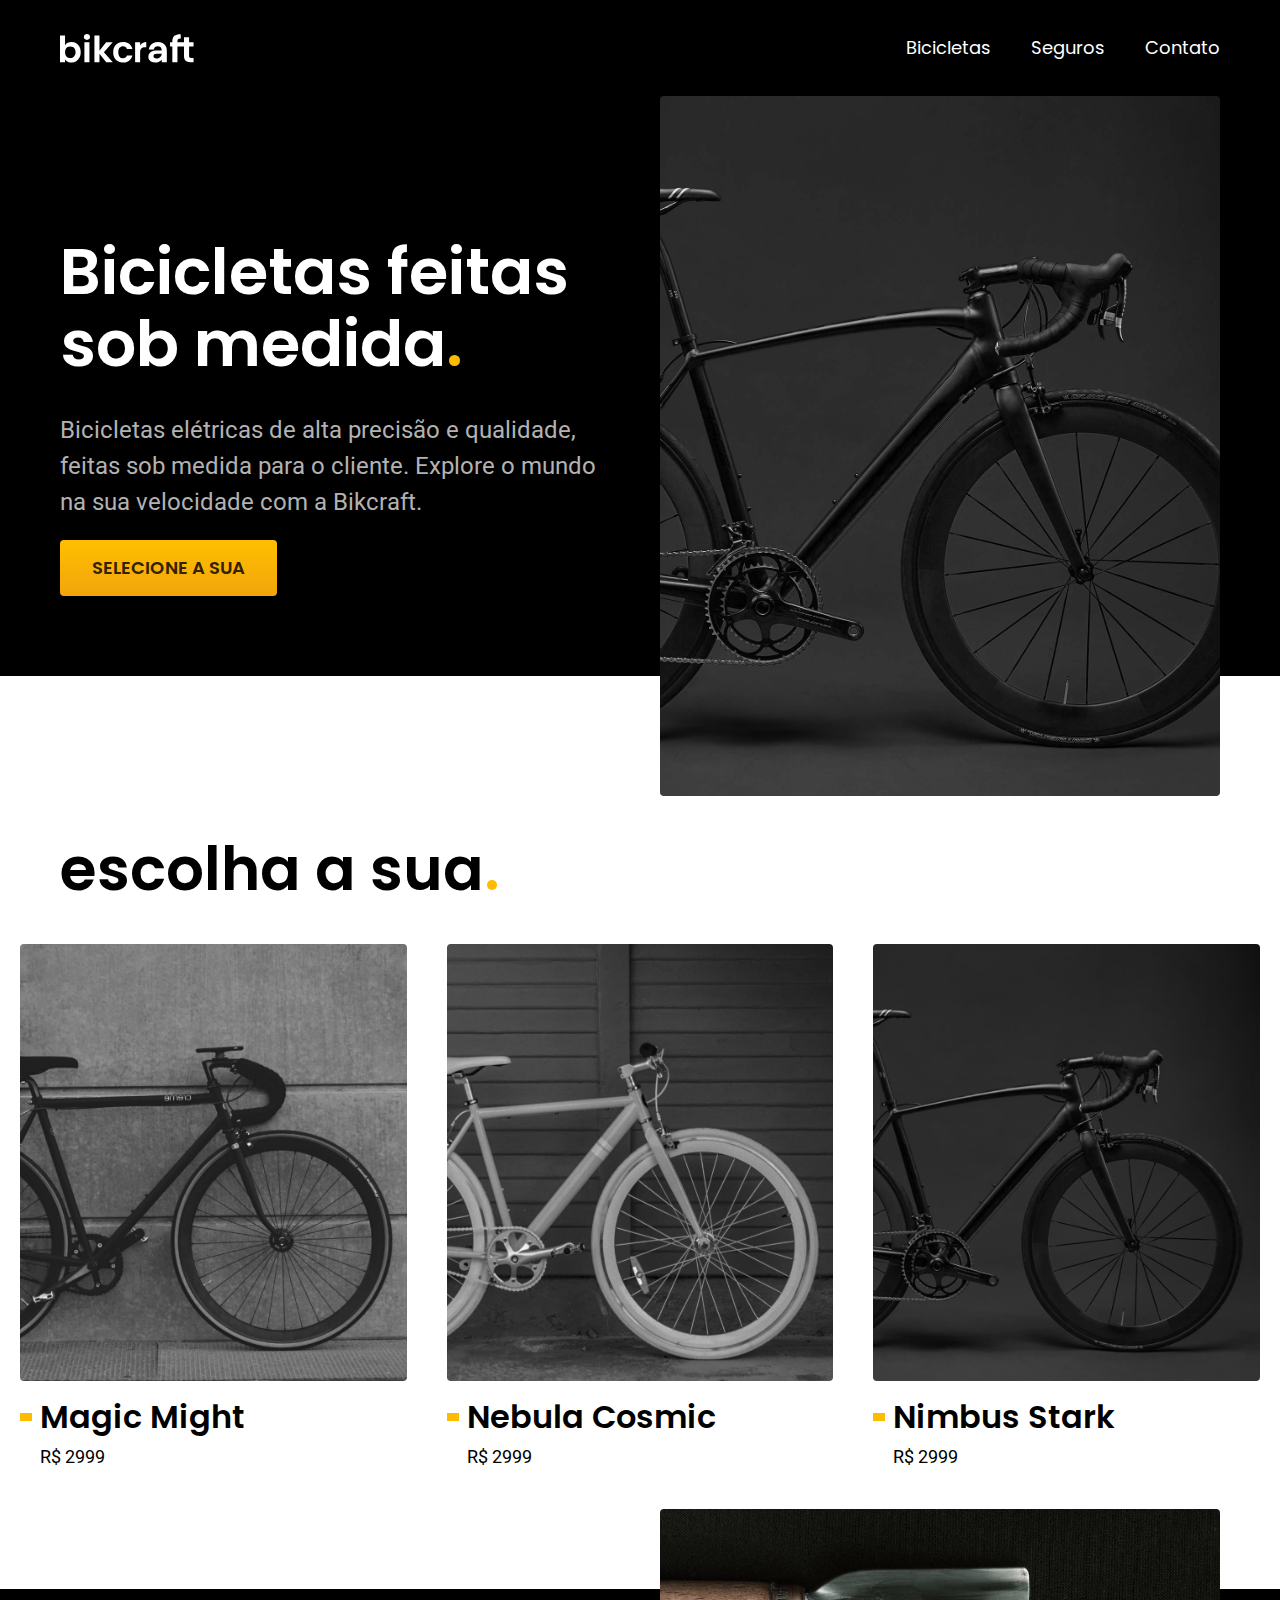
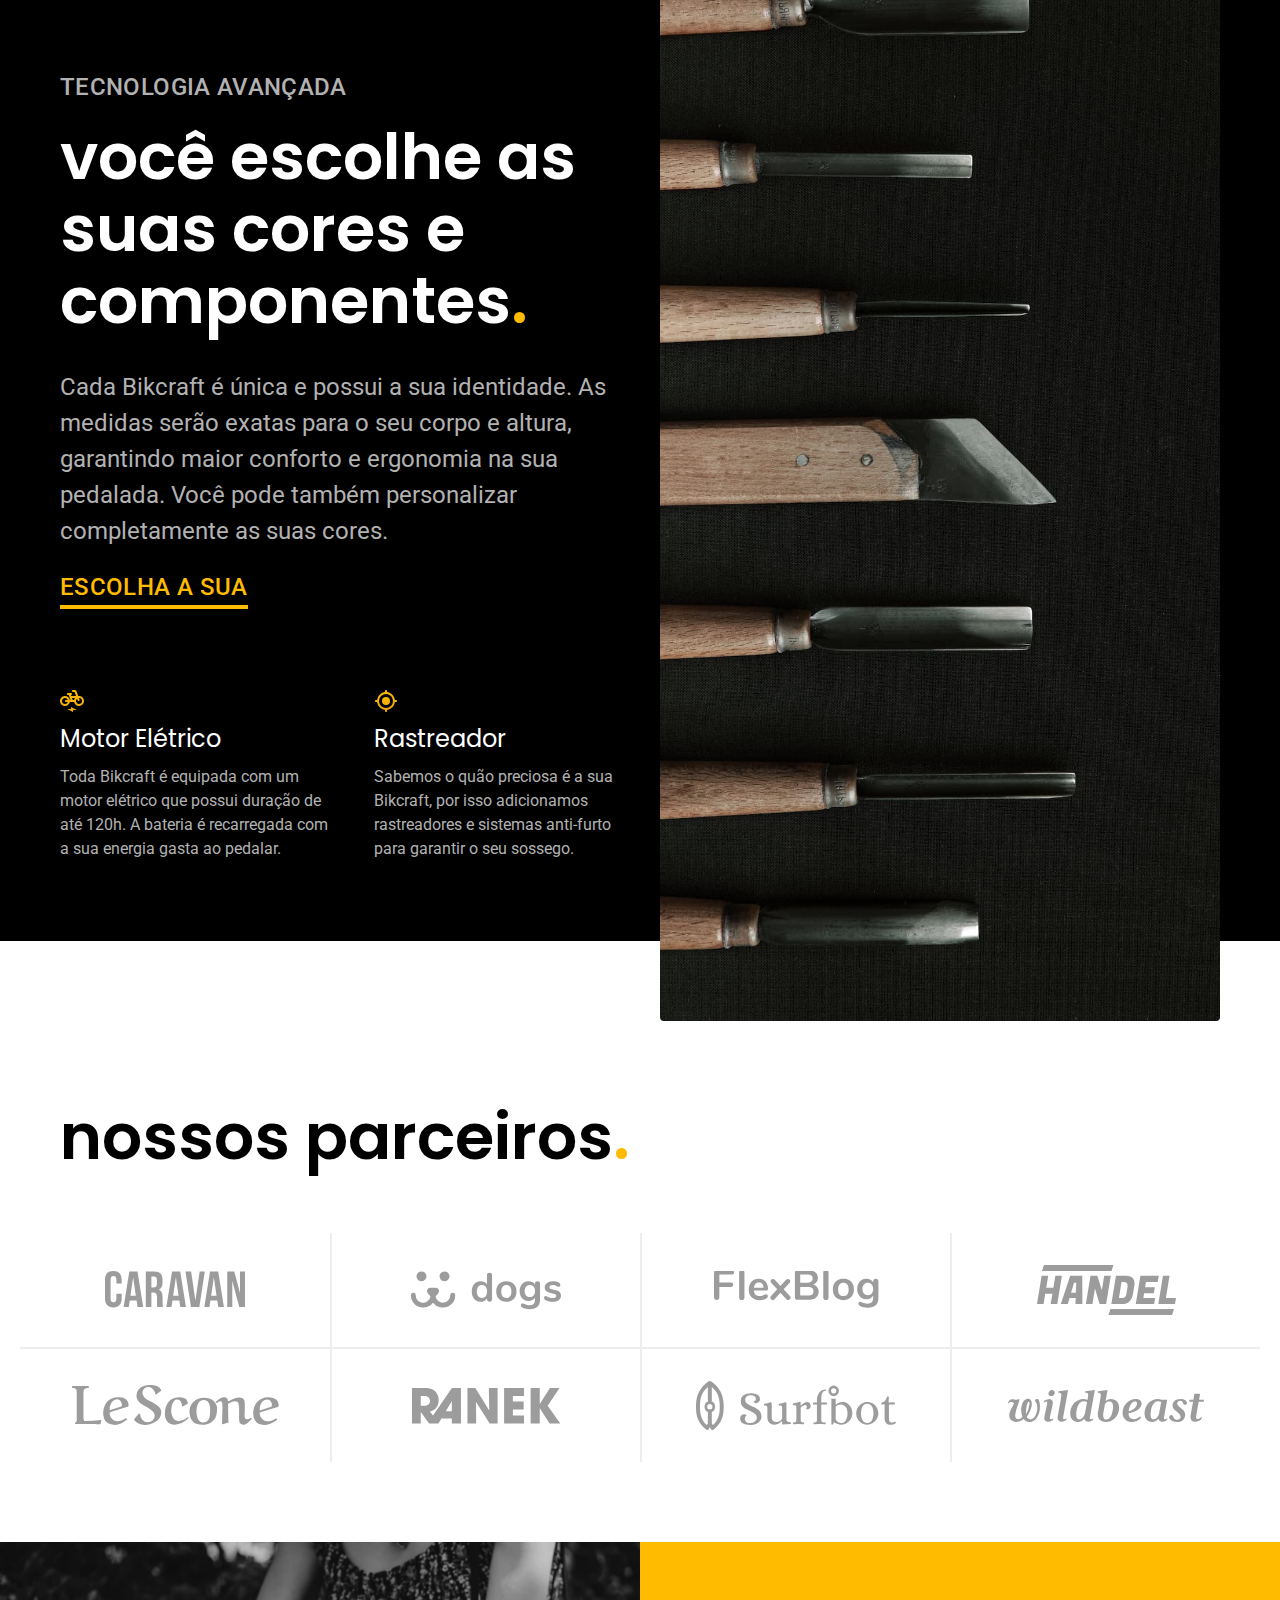
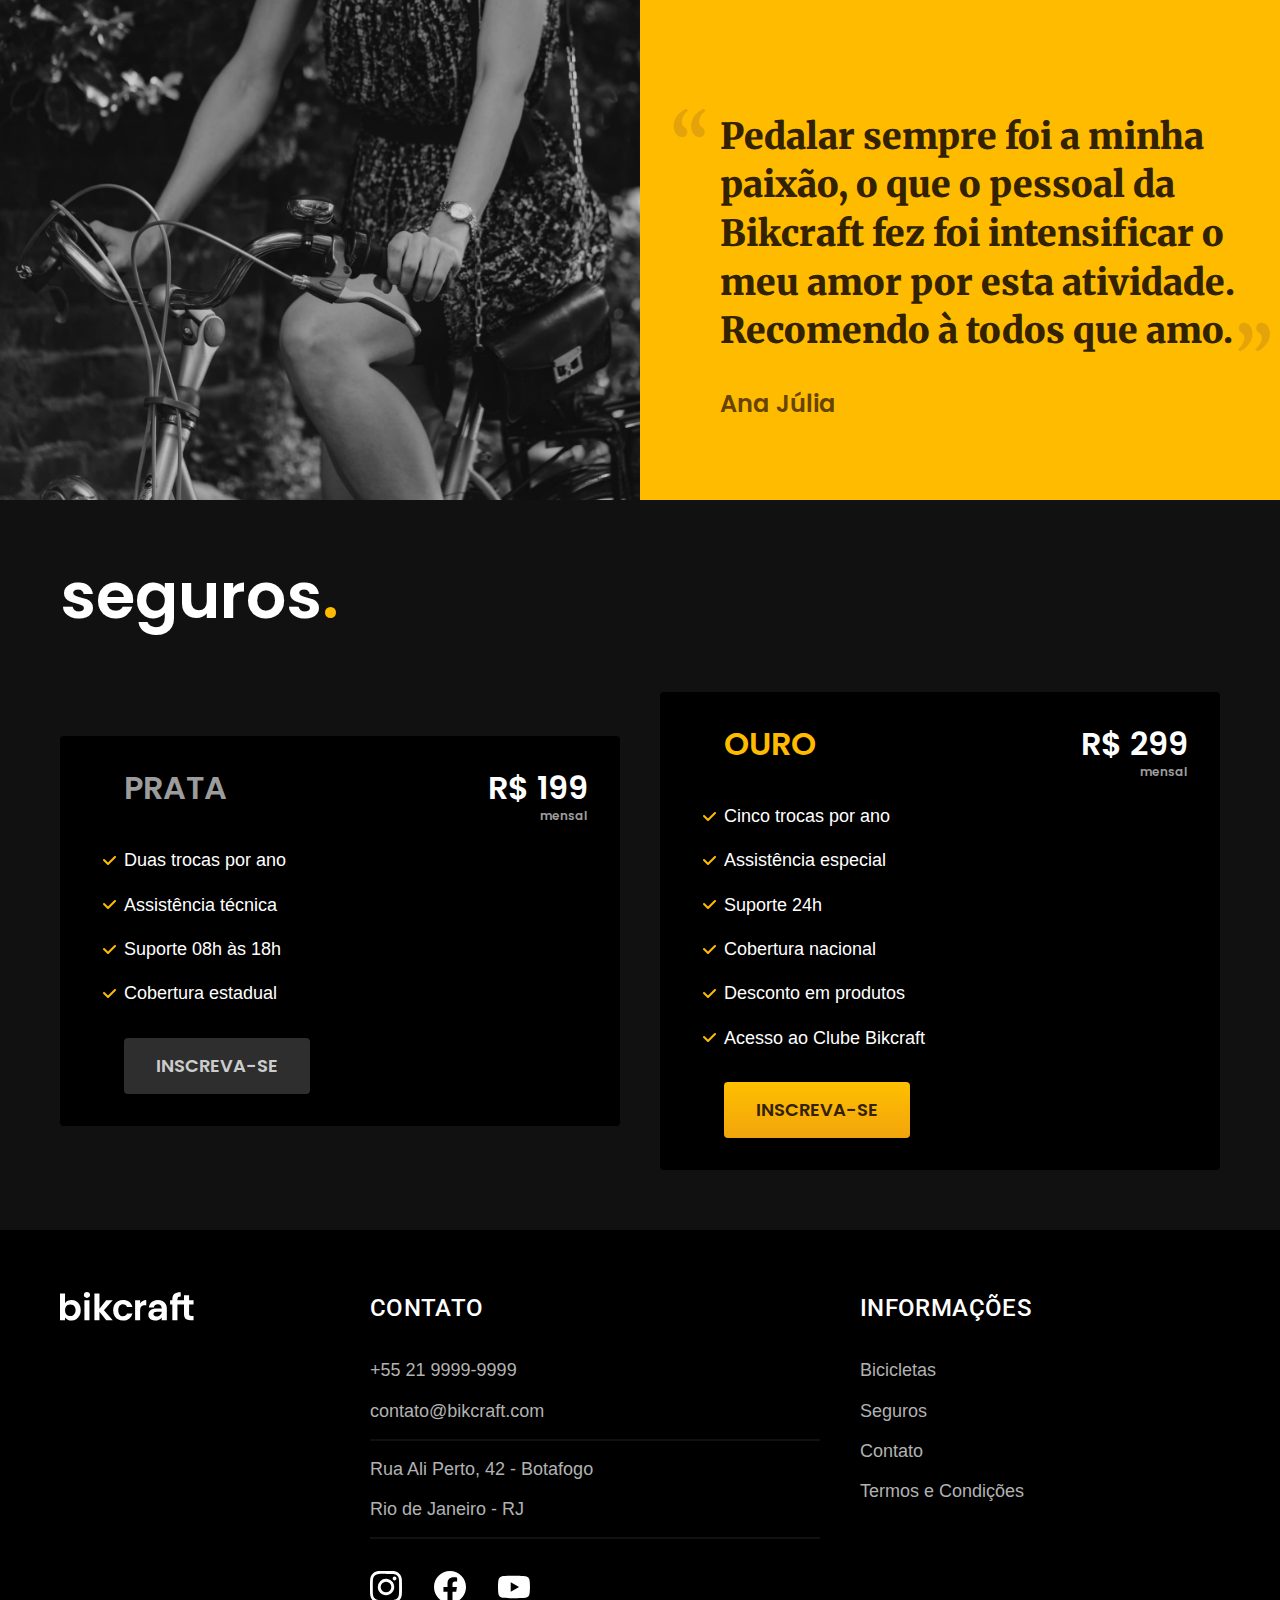
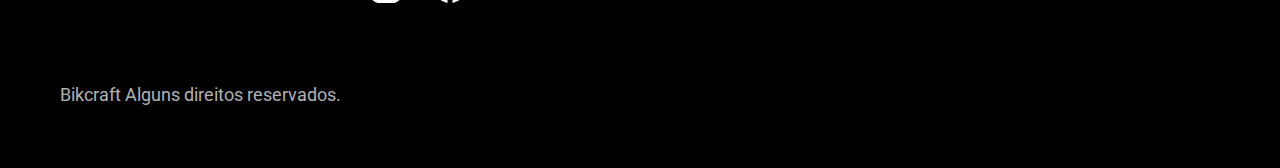
<file: index.html>
<!DOCTYPE html>
<html lang="pt-br">

<head>
  <meta charset="UTF-8">
  <meta http-equiv="X-UA-Compatible" Pcontent="IE=edge">
  <meta name="viewport" contenPt="width=device-width, initial-scale=1.0">
  <title>Bikcraft - Bicicletas Elétricas</title>
  <meta name="description" content="Bicicletas elétricas de alta precisão e qualidade,  feitas sob medida para o cliente. Explore o mundo na sua velocidade com a Bikcraft.">
  <link rel="stylesheet" href="./css/style.css">
  <link rel="preconnect" href="https://fonts.googleapis.com">
  <link rel="preconnect" href="https://fonts.gstatic.com" crossorigin>
  <link href="https://fonts.googleapis.com/css2?family=Merriweather:ital,wght@1,900&family=Poppins:wght@400;600&family=Roboto:wght@400;500&display=swap" rel="stylesheet">
</head>

<body>
  <header class="header">
    <div class="header-container container">
      <a href="./"><img src="./img/bikcraft.svg" alt="Bikcraft"></a>

      <nav aria-label="Primaria">
        <ul class="header-menu">
          <li><a href="#" class="font-1-m cor-base-0">Bicicletas</a></li>
          <li><a href="#" class="font-1-m cor-base-0">Seguros</a></li>
          <li><a href="#" class="font-1-m cor-base-0">Contato</a></li>
        </ul>
      </nav>
    </div>
  </header>

  <main>
    <article>
      <section aria-label="Introdução" class="intro">
        <div class="intro-container container">
          <div class="intro-escrita">
            <h1 class="font-1-xxl">Bicicletas feitas
              sob medida<span class="ponto">.<span></h1>
            <p class="font-2-l cor-base-5">Bicicletas elétricas de alta precisão e qualidade, feitas sob medida para o cliente. Explore o mundo na sua velocidade com a Bikcraft.</p>
            <a href="#" class="botao">Selecione a sua</a>
          </div>

          <div class="intro-imagem">
            <img src="./img/fotos/introducao.jpg" alt="Foto de Bicicleta">
          </div>
      </section>

      <section aria-label="Bicicletas" class="lista-bikes">
        <h2 class="lista-bikes-title container font-1-xxl">escolha a sua<span class="ponto">.</span></h2>

        <ul class="lista-bikes-items container">
          <li>
            <a class="cor-base-12" href="#">
              <img src="./img/bicicletas/magic-home.jpg" alt="">
              <h3 class="font-1-xl">Magic Might</h3>
              <span class="font-2-m">R$ 2999</span>
            </a>
          </li>

          <li>
            <a class="cor-base-12" href="#">
              <img src="./img/bicicletas/nebula-home.jpg" alt="">
              <h3 class="font-1-xl">Nebula Cosmic</h3>
              <span class="font-2-m">R$ 2999</span>
            </a>
          </li>

          <li>
            <a class="cor-base-12" href="#">
              <img src="./img/bicicletas/nimbus-home.jpg" alt="">
              <h3 class="font-1-xl">Nimbus Stark</h3>
              <span class="font-2-m">R$ 2999</spanp>
            </a>
          </li>
        </ul>
      </section>

      <section aria-label="Tecnologia" class="tecnologia">
        <div class="tecnologia-container container">
          <div class="tecnologia-escrita">
            <span class="font-2-l-2 cor-base-5">Tecnologia Avançada</span>
            <h2 class="font-1-xxl cor-base-0">você escolhe as suas cores e componentes<span class="ponto">.</span></h2>
            <p class="font-2-l cor-base-5">Cada Bikcraft é única e possui a sua identidade. As medidas serão exatas para o seu corpo e altura, garantindo maior conforto e ergonomia na sua pedalada. Você pode também personalizar completamente as suas cores.</p>
            <a class="font-2-l-2 cor-enfase-0" href="#">Escolha a sua</a>
            <ul class="tecnologia-lista">
              <li>
                <img src="./img/icones/eletrica.svg" alt="">
                <h3 class="font-1-l cor-base-0">Motor Elétrico</h3>
                <p class="font-2-s cor-base-5">Toda Bikcraft é equipada com um motor elétrico que possui duração de até 120h. A bateria é recarregada com a sua energia gasta ao pedalar.</p>
              </li>
              <li>
                <img src="./img/icones/rastreador.svg" alt="">
                <h3 class="font-1-l cor-base-0">Rastreador</h3>
                <p class="font-2-s cor-base-5">Sabemos o quão preciosa é a sua Bikcraft, por isso adicionamos rastreadores e sistemas anti-furto para garantir o seu sossego.</p>
              </li>
            </ul>
          </div>

          <div class="tecnologia-imagem">
            <img src="./img/fotos/tecnologia.jpg" alt="Componentes">
          </div>
        </div>
      </section>

      <section aria-label="Parceiros" class="parceiros">
        <h2 class="container font-1-xxl">nossos parceiros<span class="ponto">.</span></h2>

        <ul class="parceiros-lista container">
          <li><img src="./img/parceiros/caravan.svg" alt="Caravan"></li>
          <li><img src="./img/parceiros/dogs.svg" alt="Dogs"></li>
          <li><img src="./img/parceiros/flexblog.svg" alt="Flexblog"></li>
          <li><img src="./img/parceiros/handel.svg" alt="Handel"></li>
          <li><img src="./img/parceiros/lescone.svg" alt="Lescone"></li>
          <li><img src="./img/parceiros/ranek.svg" alt="Ranek"></li>
          <li><img src="./img/parceiros/surfbot.svg" alt=""></li>
          <li><img src="./img/parceiros/wildbeast.svg" alt="Wildbeast"></li>
        </ul>
      </section>

      <section aria-label="Depoimento" class="depoimento">
        <div><img src="./img/fotos/depoimento.jpg" alt="Depoimento"></div>

        <div class="depoimento-escrita">
          <blockquote>
            <p class="cor-enfase-4">Pedalar sempre foi a minha paixão, o que o pessoal da Bikcraft fez foi intensificar o meu amor por esta atividade. Recomendo à todos que amo.</p>
          </blockquote>
          <span class="font-1-m-2 cor-enfase-3">Ana Júlia</span>
        </div>
      </section>

      <section aria-label="Seguros" class="seguros">
        <div class="seguros-container container">
          <h2 class="font-1-xxl cor-base-0">seguros<span class="ponto">.</span></h2>

          <div class="seguros-item">
            <h3 class="font-1-xl cor-base-6">PRATA</h3>
            <span class="font-1-xl cor-base-0">R$ 199<span class="font-1-xs cor-base-6">mensal</span> </span>

            <ul class="font-2-m cor-base-0">
              <li>Duas trocas por ano</li>
              <li>Assistência técnica</li>
              <li>Suporte 08h às 18h</li>
              <li>Cobertura estadual</li>
            </ul>

            <a class="botao secundario" href="#">Inscreva-se</a>
          </div>

          <div class="seguros-item">
            <h3 class="font-1-xl cor-enfase-0">OURO</h3>
            <span class="font-1-xl cor-base-0">R$ 299<span class="font-1-xs cor-base-6">mensal</span> </span>

            <ul class="font-2-m cor-base-0">
              <li>Cinco trocas por ano</li>
              <li>Assistência especial</li>
              <li>Suporte 24h</li>
              <li>Cobertura nacional</li>
              <li>Desconto em produtos</li>
              <li>Acesso ao Clube Bikcraft</li>
            </ul>

            <a class="botao" href="#">Inscreva-se</a>
          </div>
        </div>
      </section>
    </article>
  </main>

  <footer class="footer">
    <div class="footer-container container">
      <img src="./img/bikcraft.svg" alt="Bikcraft">

      <div class="footer-contato">
        <h3 class="font-2-l-2 cor-base-0">CONTATO</h3>
        <ul class="font-2-m cor-base-5"">
          <li><a href=" tel:552199999999">+55 21 9999-9999</a></li>
          <li><a href="mailto:contato@bikcraft.com">contato@bikcraft.com</a></li>
          <li>Rua Ali Perto, 42 - Botafogo</li>
          <li>Rio de Janeiro - RJ</li>
        </ul>

        <div class="footer-redes">
          <a href=""><img src="./img/redes/instagram.svg" alt="Instagram"></a>
          <a href=""><img src="./img/redes/facebook.svg" alt="Facebook"></a>
          <a href=""><img src="./img/redes/youtube.svg" alt="Youtube"></a>
        </div>
      </div>

      <div class="footer-info">
        <h3 class="font-2-l-2 cor-base-0">INFORMAÇÕES</h3>
        <nav aria-label="Secundaria">
          <ul class="footer-menu font-1-m">
            <li><a href="#">Bicicletas</a></li>
            <li><a href="#">Seguros</a></li>
            <li><a href="#">Contato</a></li>
            <li><a href="./termos.html">Termos e Condições</a></li>
          </ul>
        </nav>
      </div>

      <p class="font-2-m cor-base-5">Bikcraft Alguns direitos reservados.</p>

    </div>
  </footer>
</body>

</html>
</file>
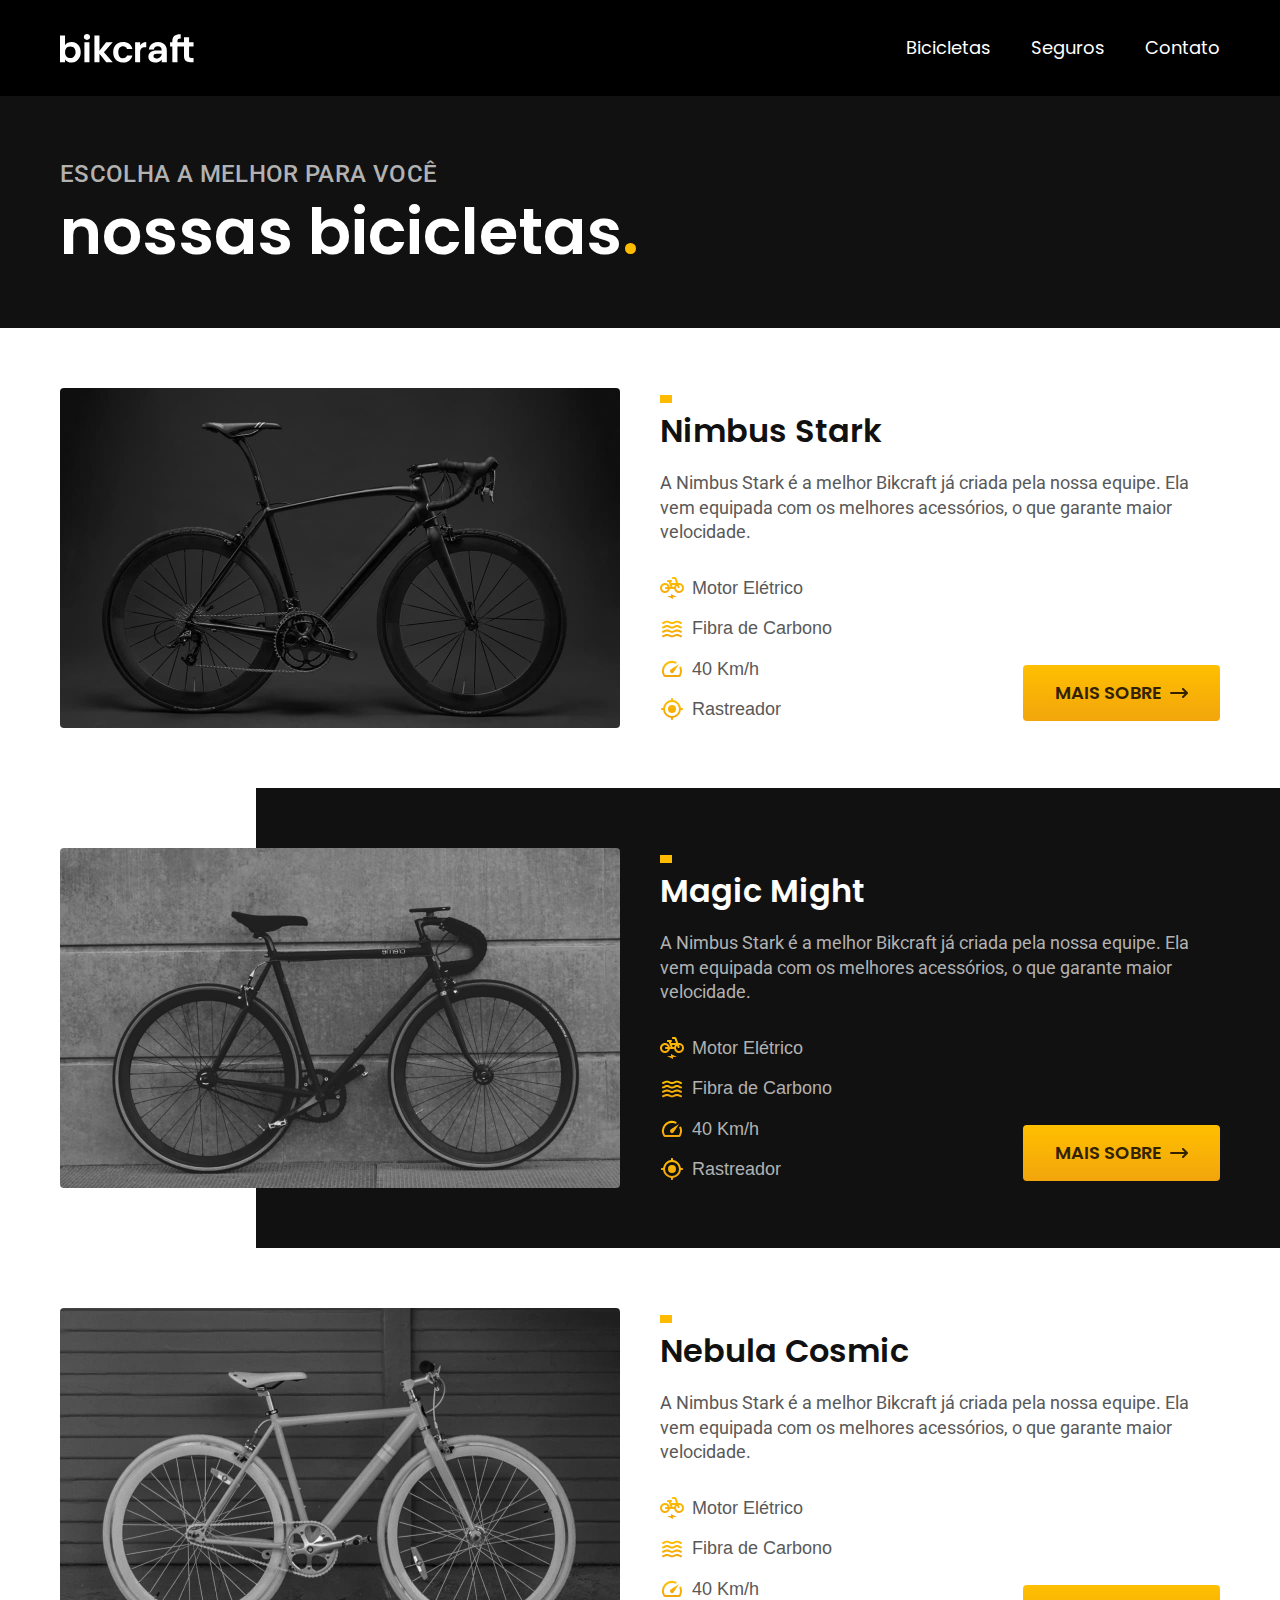
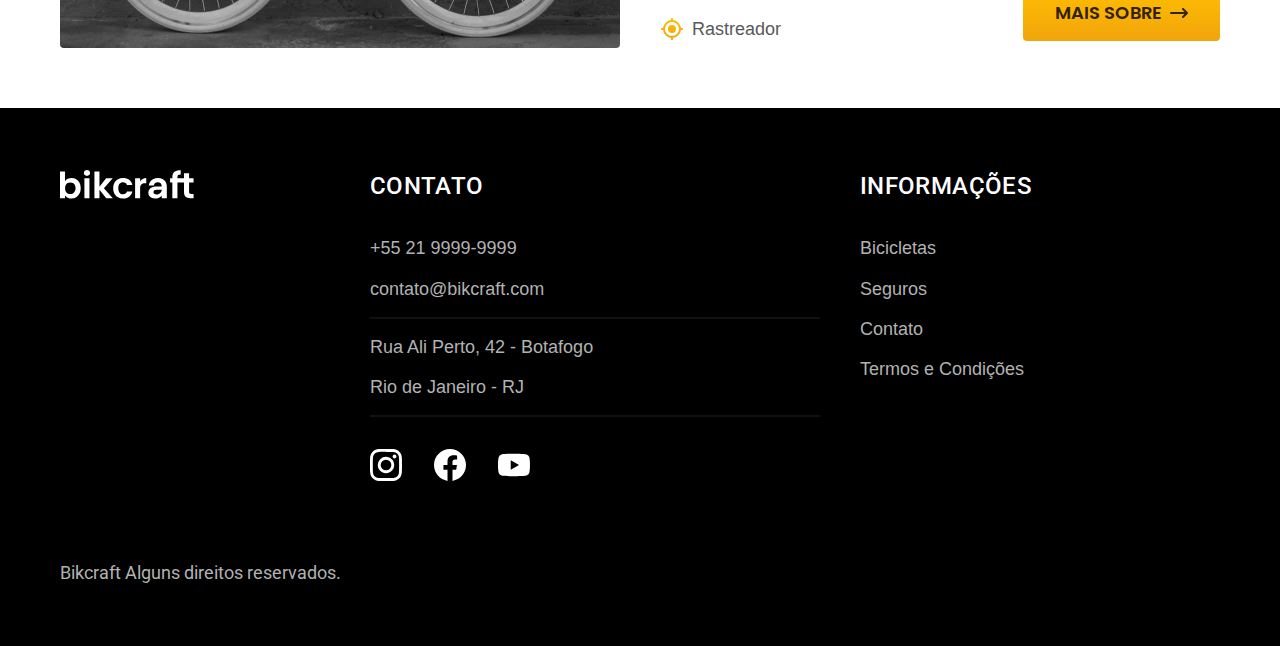
<file: bicicletas.html>
<!DOCTYPE html>
<html lang="pt-br">

<head>
    <meta charset="UTF-8">
    <meta http-equiv="X-UA-Compatible" content="IE=edge">
    <meta name="viewport" content="width=device-width, initial-scale=1.0">
    <title>Bicicletas | Bikcraft</title>
    <meta name="description" content="Todas as bicicletas dispníveis para venda.">
    <link rel="stylesheet" href="./css/style.css">
    <link rel="preconnect" href="https://fonts.googleapis.com">
    <link rel="preconnect" href="https://fonts.gstatic.com" crossorigin>
    <link href="https://fonts.googleapis.com/css2?family=Merriweather:ital,wght@1,900&family=Poppins:wght@400;600&family=Roboto:wght@400;500&display=swap" rel="stylesheet">
</head>

<body>
    <header class="header">
        <div class="header-container container">
            <a href="./"><img src="./img/bikcraft.svg" alt="Bikcraft"></a>

            <nav aria-label="Primaria">
                <ul class="header-menu">
                    <li><a href="#" class="font-1-m cor-base-0">Bicicletas</a></li>
                    <li><a href="#" class="font-1-m cor-base-0">Seguros</a></li>
                    <li><a href="#" class="font-1-m cor-base-0">Contato</a></li>
                </ul>
            </nav>
        </div>
    </header>

    <main>
        <article>
            <section aria-label="Bicicletas">
                <div class="title">
                    <div class="title-container container">
                        <p class="font-2-l-2 cor-base-5">Escolha a melhor para você</p>
                        <h1 class="font-1-xxl cor-base-0">nossas bicicletas<span class="ponto">.</span></h1>
                    </div>
                </div>

                <div class="bicicletas">
                    <div class="produto">
                        <div class="produto-content container">
                            <div class="image"><img src="./img/bicicletas/nimbus.jpg" alt=""></div>

                            <div class="text">
                                <h2 class="font-1-xl cor-base-11">Nimbus Stark</h2>
                                <p class=" font-2-m cor-base-8">A Nimbus Stark é a melhor Bikcraft já criada pela nossa equipe. Ela vem equipada com os melhores acessórios, o que garante maior velocidade.</p>

                                <ul class="font-1-m cor-base-8">
                                    <li><img src="./img/icones/eletrica.svg" alt="">
                                        Motor Elétrico</li>
                                    <li><img src="./img/icones/carbono.svg" alt="">
                                        Fibra de Carbono</li>
                                    <li><img src="./img/icones/velocidade.svg" alt="">
                                        40 Km/h</li>
                                    <li><img src="./img/icones/rastreador.svg" alt="">
                                        Rastreador</li>
                                </ul>
                                <a class="botao seta" href="#">Mais Sobre</a>
                            </div>
                        </div>
                    </div>

                    <div class="produto">
                        <div class="produto-content container">
                            <div class="image"><img src="./img/bicicletas/magic.jpg" alt=""></div>

                            <div class="text">
                                <h2 class="font-1-xl cor-base-11">Magic Might</h2>
                                <p class=" font-2-m cor-base-8">A Nimbus Stark é a melhor Bikcraft já criada pela nossa equipe. Ela vem equipada com os melhores acessórios, o que garante maior velocidade.</p>

                                <ul class="font-1-m cor-base-8">
                                    <li><img src="./img/icones/eletrica.svg" alt="">
                                        Motor Elétrico</li>
                                    <li><img src="./img/icones/carbono.svg" alt="">
                                        Fibra de Carbono</li>
                                    <li><img src="./img/icones/velocidade.svg" alt="">
                                        40 Km/h</li>
                                    <li><img src="./img/icones/rastreador.svg" alt="">
                                        Rastreador</li>
                                </ul>
                                <a class="botao seta" href="#">Mais Sobre</a>
                            </div>
                        </div>
                    </div>

                    <div class="produto">
                        <div class="produto-content container">
                            <div class="image"><img src="./img/bicicletas/nebula.jpg" alt=""></div>

                            <div class="text">
                                <h2 class="font-1-xl cor-base-11">Nebula Cosmic</h2>
                                <p class=" font-2-m cor-base-8">A Nimbus Stark é a melhor Bikcraft já criada pela nossa equipe. Ela vem equipada com os melhores acessórios, o que garante maior velocidade.</p>

                                <ul class="font-1-m cor-base-8">
                                    <li><img src="./img/icones/eletrica.svg" alt="">
                                        Motor Elétrico</li>
                                    <li><img src="./img/icones/carbono.svg" alt="">
                                        Fibra de Carbono</li>
                                    <li><img src="./img/icones/velocidade.svg" alt="">
                                        40 Km/h</li>
                                    <li><img src="./img/icones/rastreador.svg" alt="">
                                        Rastreador</li>
                                </ul>
                                <a class="botao seta" href="#">Mais Sobre</a>
                            </div>
                        </div>
                    </div>
                </div>
            </section>
        </article>
    </main>


    <footer class="footer">
        <div class="footer-container container">
            <img src="./img/bikcraft.svg" alt="Bikcraft">

            <div class="footer-contato">
                <h3 class="font-2-l-2 cor-base-0">CONTATO</h3>
                <ul class="font-2-m cor-base-5"">
              <li><a href=" tel:552199999999">+55 21 9999-9999</a></li>
                    <li><a href="mailto:contato@bikcraft.com">contato@bikcraft.com</a></li>
                    <li>Rua Ali Perto, 42 - Botafogo</li>
                    <li>Rio de Janeiro - RJ</li>
                </ul>

                <div class="footer-redes">
                    <a href=""><img src="./img/redes/instagram.svg" alt="Instagram"></a>
                    <a href=""><img src="./img/redes/facebook.svg" alt="Facebook"></a>
                    <a href=""><img src="./img/redes/youtube.svg" alt="Youtube"></a>
                </div>
            </div>

            <div class="footer-info">
                <h3 class="font-2-l-2 cor-base-0">INFORMAÇÕES</h3>
                <nav aria-label="Secundaria">
                    <ul class="footer-menu font-1-m">
                        <li><a href="#">Bicicletas</a></li>
                        <li><a href="#">Seguros</a></li>
                        <li><a href="#">Contato</a></li>
                        <li><a href="./termos.html">Termos e Condições</a></li>
                    </ul>
                </nav>
            </div>

            <p class="font-2-m cor-base-5">Bikcraft Alguns direitos reservados.</p>

        </div>
    </footer>
</body>

</html>
</file>
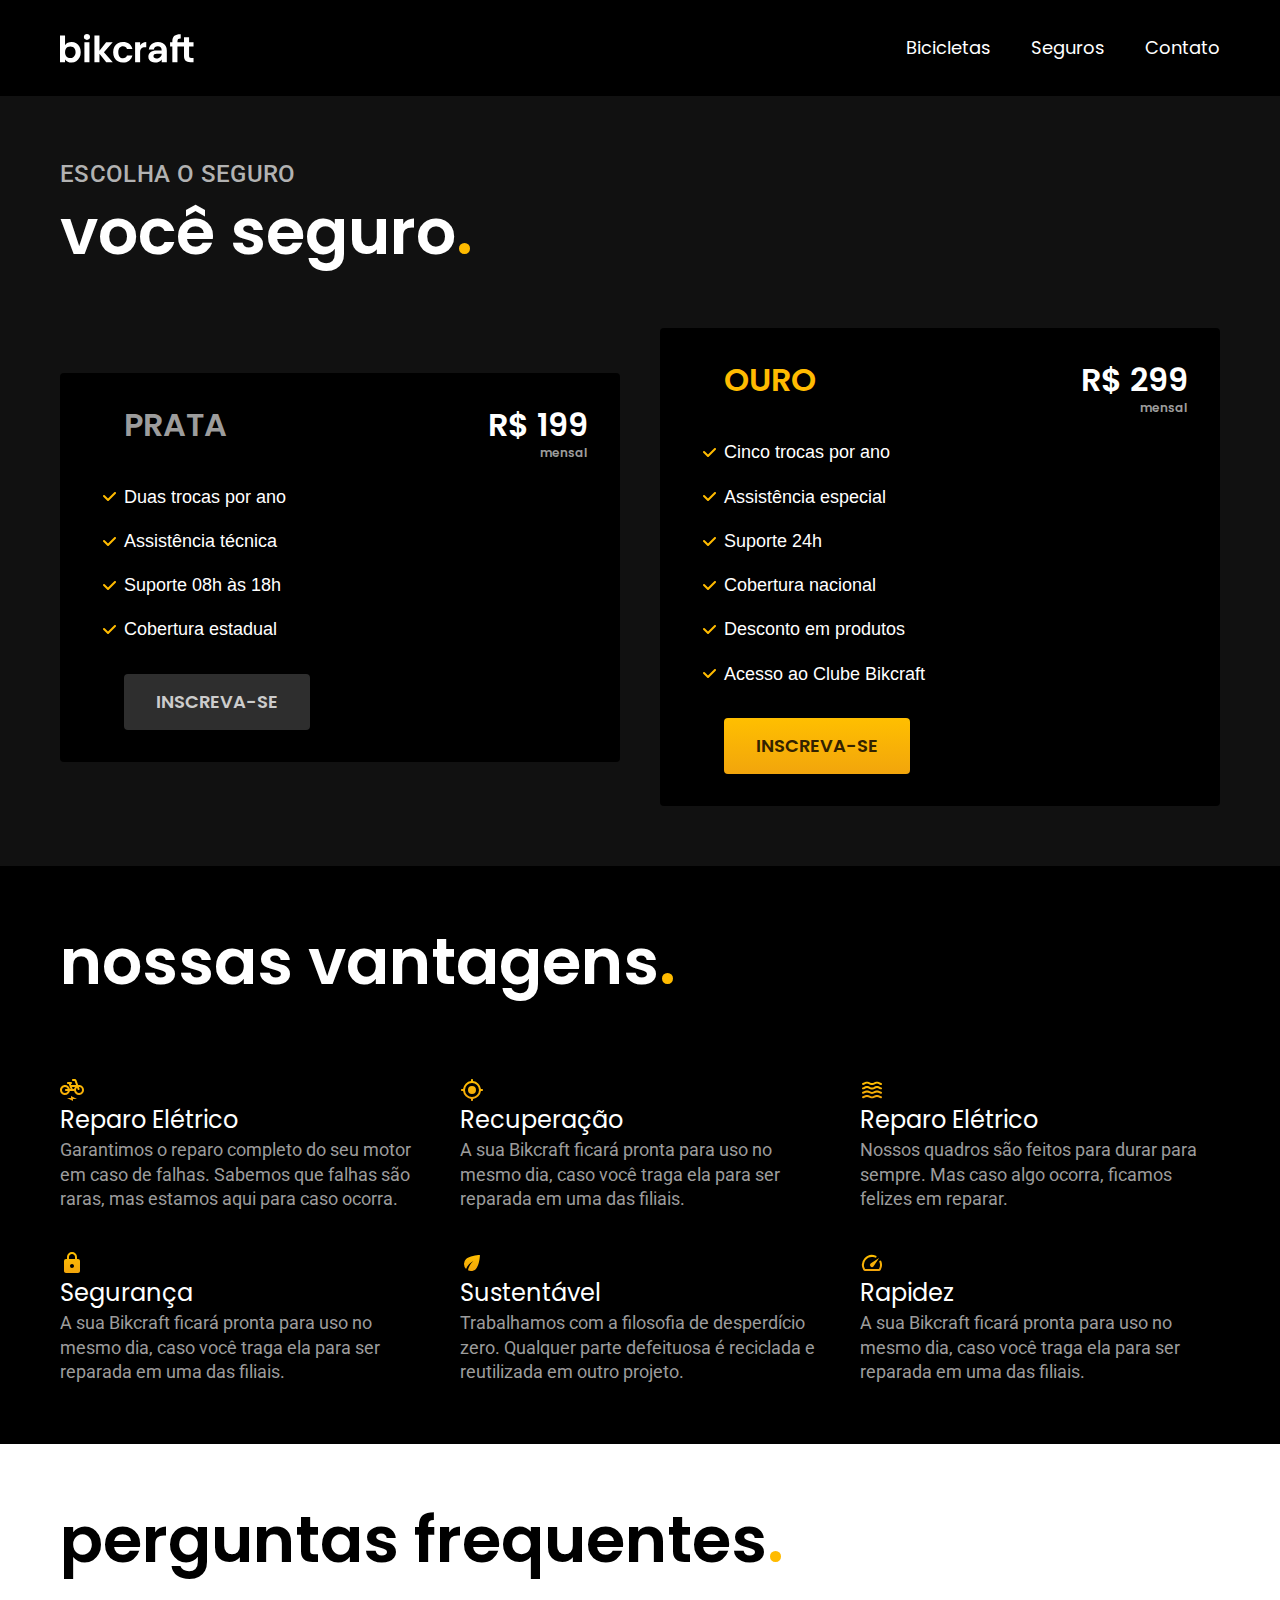
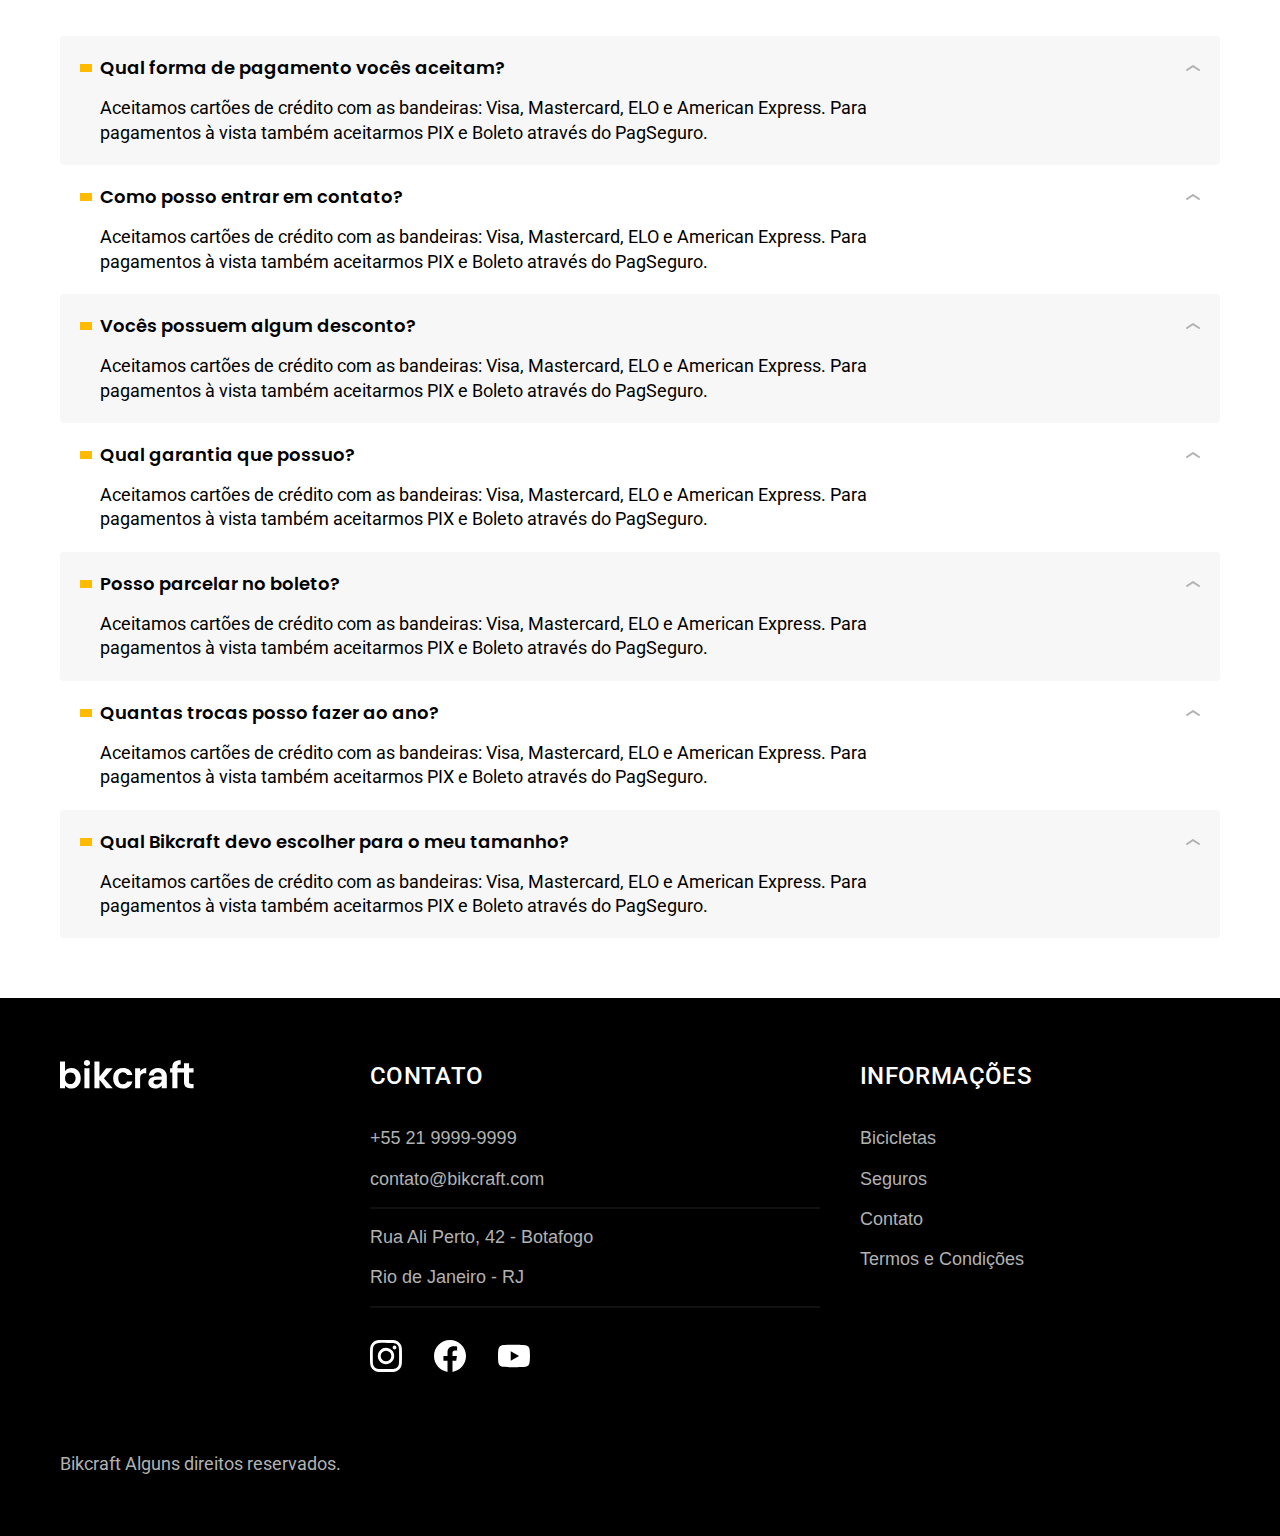
<file: seguros.html>
<!DOCTYPE html>
<html lang="pt-br">

<head>
    <meta charset="UTF-8">
    <meta http-equiv="X-UA-Compatible" content="IE=edge">
    <meta name="viewport" content="width=device-width, initial-scale=1.0">
    <title>Seguros | Bikcraft</title>
    <meta name="description" content="Termos e condições.">
    <link rel="stylesheet" href="./css/style.css">
    <link rel="preconnect" href="https://fonts.googleapis.com">
    <link rel="preconnect" href="https://fonts.gstatic.com" crossorigin>
    <link href="https://fonts.googleapis.com/css2?family=Merriweather:ital,wght@1,900&family=Poppins:wght@400;600&family=Roboto:wght@400;500&display=swap" rel="stylesheet">
</head>

<body id="seguros">
    <header class="header">
        <div class="header-container container">
            <a href="./"><img src="./img/bikcraft.svg" alt="Bikcraft"></a>

            <nav aria-label="Primaria">
                <ul class="header-menu">
                    <li><a href="#" class="font-1-m cor-base-0">Bicicletas</a></li>
                    <li><a href="#" class="font-1-m cor-base-0">Seguros</a></li>
                    <li><a href="#" class="font-1-m cor-base-0">Contato</a></li>
                </ul>
            </nav>
        </div>
    </header>

    <main>
        <article>
            <section aria-label="Seguros" class="seguros">
                <div class="title">
                    <div class="title-container container">
                        <p class="font-2-l-2 cor-base-5">Escolha o seguro</p>
                        <h1 class="font-1-xxl cor-base-0">você seguro<span class="ponto">.</span></h1>
                    </div>
                </div>

                <div class="seguros-container container">
                    <div class="seguros-item">
                        <h3 class="font-1-xl cor-base-6">PRATA</h3>
                        <span class="font-1-xl cor-base-0">R$ 199<span class="font-1-xs cor-base-6">mensal</span> </span>

                        <ul class="font-2-m cor-base-0">
                            <li>Duas trocas por ano</li>
                            <li>Assistência técnica</li>
                            <li>Suporte 08h às 18h</li>
                            <li>Cobertura estadual</li>
                        </ul>

                        <a class="botao secundario" href="#">Inscreva-se</a>
                    </div>

                    <div class="seguros-item">
                        <h3 class="font-1-xl cor-enfase-0">OURO</h3>
                        <span class="font-1-xl cor-base-0">R$ 299<span class="font-1-xs cor-base-6">mensal</span> </span>

                        <ul class="font-2-m cor-base-0">
                            <li>Cinco trocas por ano</li>
                            <li>Assistência especial</li>
                            <li>Suporte 24h</li>
                            <li>Cobertura nacional</li>
                            <li>Desconto em produtos</li>
                            <li>Acesso ao Clube Bikcraft</li>
                        </ul>

                        <a class="botao" href="#">Inscreva-se</a>
                    </div>
                </div>
            </section>

            <section aria-label="Vantagens">
                <div class="vantagens">
                    <div class="vantagens-container container">
                        <h2 class="font-1-xxl cor-base-0">nossas vantagens<span class="ponto">.</span></h2>

                        <ul class="lista-vantagens">
                            <li><img src="./img/icones/eletrica.svg" alt="">
                                <h3 class="font-1-l cor-base-0">Reparo Elétrico</h3>
                                <p class="font-2-m cor-base-6">Garantimos o reparo completo do seu motor em caso de falhas. Sabemos que falhas são raras, mas estamos aqui para caso ocorra.</p>
                            </li>
                            <li><img src="./img/icones/rastreador.svg" alt="">
                                <h3 class="font-1-l cor-base-0">Recuperação</h3>
                                <p class="font-2-m cor-base-6">A sua Bikcraft ficará pronta para uso no mesmo dia, caso você traga ela para ser reparada em uma das filiais.</p>
                            </li>
                            <li><img src="./img/icones/carbono.svg" alt="">
                                <h3 class="font-1-l cor-base-0">Reparo Elétrico</h3>
                                <p class="font-2-m cor-base-6">Nossos quadros são feitos para durar para sempre. Mas caso algo ocorra, ficamos felizes em reparar.</p>
                            </li>
                            <li><img src="./img/icones/seguro.svg" alt="">
                                <h3 class="font-1-l cor-base-0">Segurança</h3>
                                <p class="font-2-m cor-base-6">A sua Bikcraft ficará pronta para uso no mesmo dia, caso você traga ela para ser reparada em uma das filiais.</p>
                            </li>
                            <li><img src="./img/icones/sustentavel.svg" alt="">
                                <h3 class="font-1-l cor-base-0">Sustentável</h3>
                                <p class="font-2-m cor-base-6">Trabalhamos com a filosofia de desperdício zero. Qualquer parte defeituosa é reciclada e reutilizada em outro projeto.</p>
                            </li>
                            <li><img src="./img/icones/velocidade.svg" alt="">
                                <h3 class="font-1-l cor-base-0">Rapidez</h3>
                                <p class="font-2-m cor-base-6">A sua Bikcraft ficará pronta para uso no mesmo dia, caso você traga ela para ser reparada em uma das filiais.</p>
                            </li>
                        </ul>
                    </div>
                </div>
            </section>

            <section aria-label="Perguntas" class="perguntas container">
                <h2 class="font-1-xxl">perguntas frequentes<span class="ponto">.</span></h2>

                <dl class="lista-perguntas">
                    <div>
                        <dt class="font-1-m-2">Qual forma de pagamento vocês aceitam?</dt>
                        <dd class="font-2-m">Aceitamos cartões de crédito com as bandeiras: Visa, Mastercard, ELO e American Express. Para pagamentos à vista também aceitarmos PIX e Boleto através do PagSeguro.</dd>
                    </div>
                    <div>
                        <dt class="font-1-m-2">Como posso entrar em contato?</dt>
                        <dd class="font-2-m">Aceitamos cartões de crédito com as bandeiras: Visa, Mastercard, ELO e American Express. Para pagamentos à vista também aceitarmos PIX e Boleto através do PagSeguro.</dd>
                    </div>
                    <div>
                        <dt class="font-1-m-2">Vocês possuem algum desconto?</dt>
                        <dd class="font-2-m">Aceitamos cartões de crédito com as bandeiras: Visa, Mastercard, ELO e American Express. Para pagamentos à vista também aceitarmos PIX e Boleto através do PagSeguro.</dd>
                    </div>
                    <div>
                        <dt class="font-1-m-2">Qual garantia que possuo?</dt>
                        <dd class="font-2-m">Aceitamos cartões de crédito com as bandeiras: Visa, Mastercard, ELO e American Express. Para pagamentos à vista também aceitarmos PIX e Boleto através do PagSeguro.</dd>
                    </div>
                    <div>
                        <dt class="font-1-m-2">Posso parcelar no boleto?</dt>
                        <dd class="font-2-m">Aceitamos cartões de crédito com as bandeiras: Visa, Mastercard, ELO e American Express. Para pagamentos à vista também aceitarmos PIX e Boleto através do PagSeguro.</dd>
                    </div>
                    <div>
                        <dt class="font-1-m-2">Quantas trocas posso fazer ao ano?</dt>
                        <dd class="font-2-m">Aceitamos cartões de crédito com as bandeiras: Visa, Mastercard, ELO e American Express. Para pagamentos à vista também aceitarmos PIX e Boleto através do PagSeguro.</dd>
                    </div>
                    <div>
                        <dt class="font-1-m-2">Qual Bikcraft devo escolher para o meu tamanho?</dt>
                        <dd class="font-2-m">Aceitamos cartões de crédito com as bandeiras: Visa, Mastercard, ELO e American Express. Para pagamentos à vista também aceitarmos PIX e Boleto através do PagSeguro.</dd>
                    </div>
                </dl>
            </section>
        </article>
    </main>
    <footer class="footer">
        <div class="footer-container container">
            <img src="./img/bikcraft.svg" alt="Bikcraft">

            <div class="footer-contato">
                <h3 class="font-2-l-2 cor-base-0">CONTATO</h3>
                <ul class="font-2-m cor-base-5"">
              <li><a href=" tel:552199999999">+55 21 9999-9999</a></li>
                    <li><a href="mailto:contato@bikcraft.com">contato@bikcraft.com</a></li>
                    <li>Rua Ali Perto, 42 - Botafogo</li>
                    <li>Rio de Janeiro - RJ</li>
                </ul>

                <div class="footer-redes">
                    <a href=""><img src="./img/redes/instagram.svg" alt="Instagram"></a>
                    <a href=""><img src="./img/redes/facebook.svg" alt="Facebook"></a>
                    <a href=""><img src="./img/redes/youtube.svg" alt="Youtube"></a>
                </div>
            </div>

            <div class="footer-info">
                <h3 class="font-2-l-2 cor-base-0">INFORMAÇÕES</h3>
                <nav aria-label="Secundaria">
                    <ul class="footer-menu font-1-m">
                        <li><a href="#">Bicicletas</a></li>
                        <li><a href="#">Seguros</a></li>
                        <li><a href="#">Contato</a></li>
                        <li><a href="./termos.html">Termos e Condições</a></li>
                    </ul>
                </nav>
            </div>

            <p class="font-2-m cor-base-5">Bikcraft Alguns direitos reservados.</p>

        </div>
    </footer>
</body>

</html>
</file>
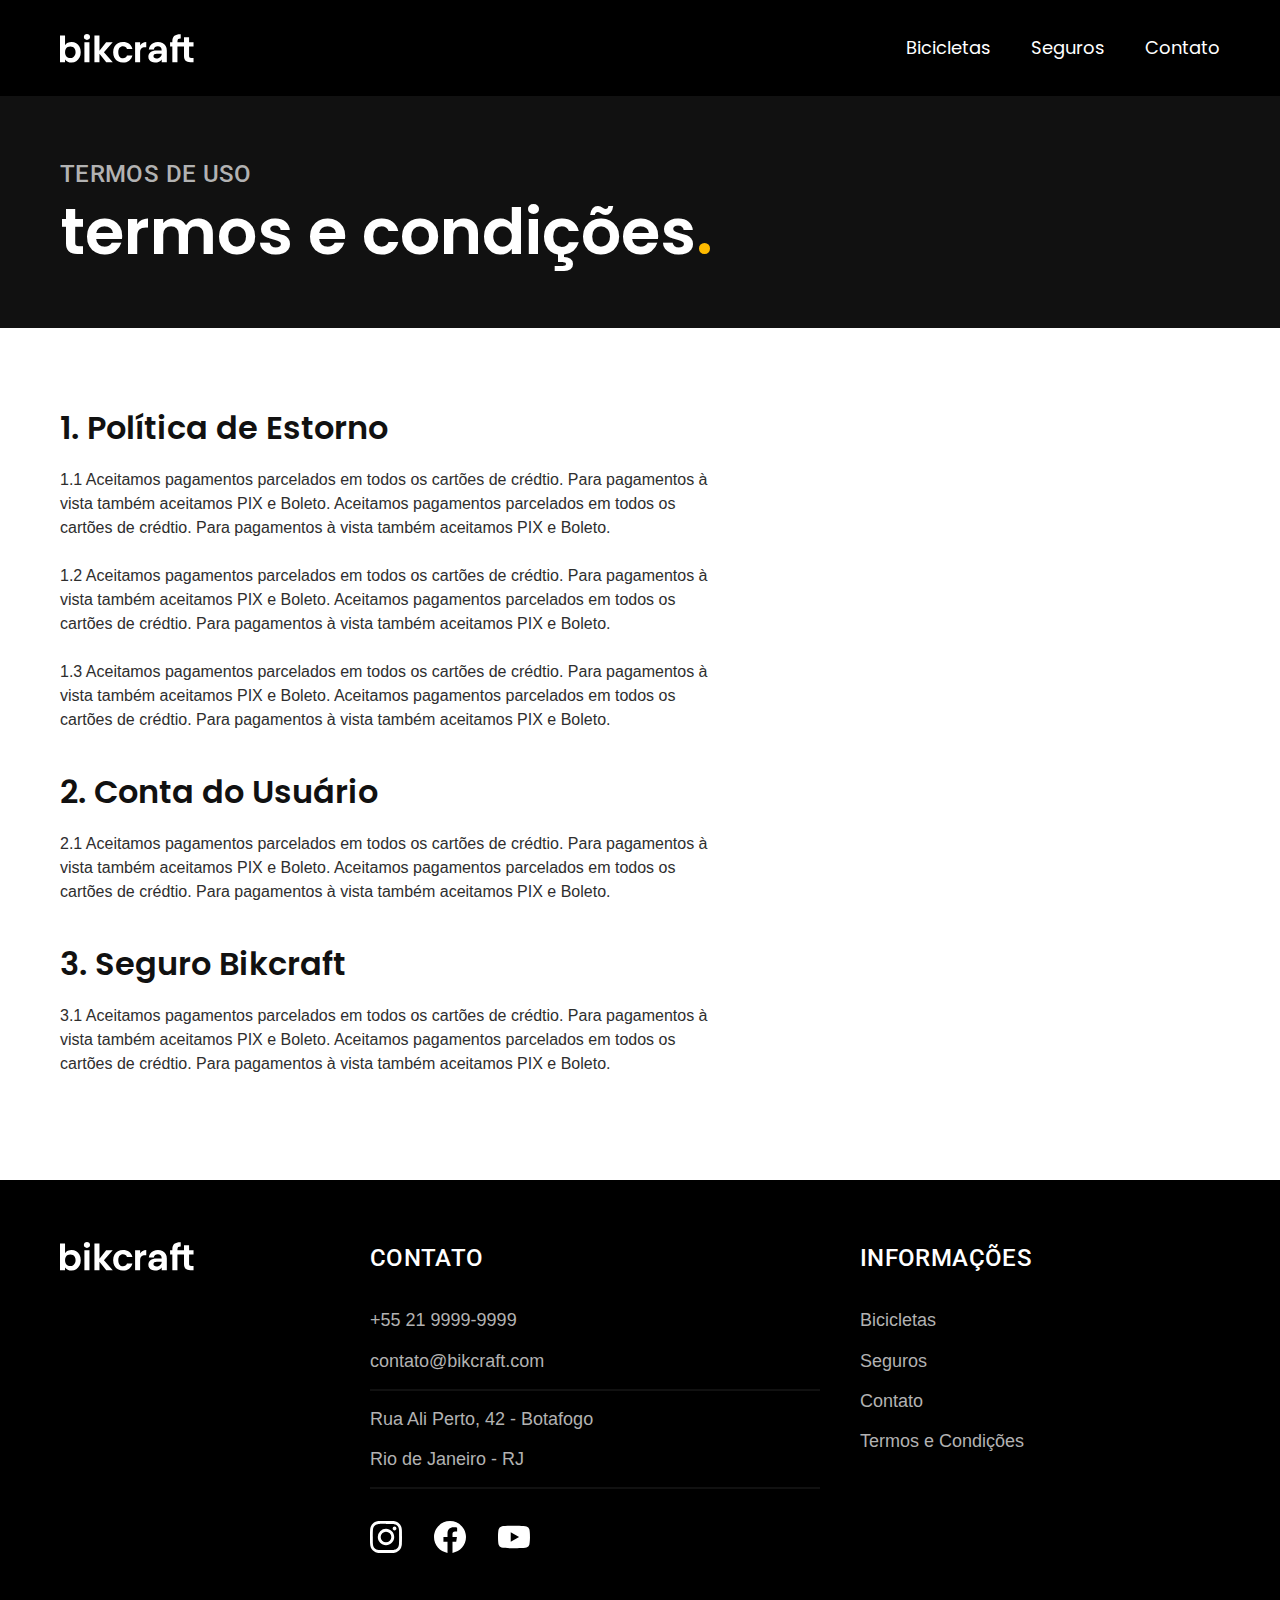
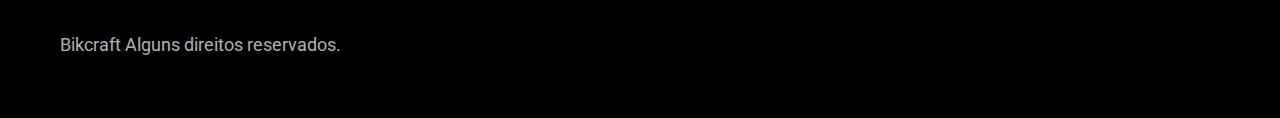
<file: termos.html>
<!DOCTYPE html>
<html lang="pt-br">

<head>
    <meta charset="UTF-8">
    <meta http-equiv="X-UA-Compatible" content="IE=edge">
    <meta name="viewport" content="width=device-width, initial-scale=1.0">
    <title>Termos e Condições | Bikcraft</title>
    <meta name="description" content="Termos e condições.">
    <link rel="stylesheet" href="./css/style.css">
    <link rel="preconnect" href="https://fonts.googleapis.com">
    <link rel="preconnect" href="https://fonts.gstatic.com" crossorigin>
    <link href="https://fonts.googleapis.com/css2?family=Merriweather:ital,wght@1,900&family=Poppins:wght@400;600&family=Roboto:wght@400;500&display=swap" rel="stylesheet">
</head>

<body id="termos">
    <header class="header">
        <div class="header-container container">
            <a href="./"><img src="./img/bikcraft.svg" alt="Bikcraft"></a>

            <nav aria-label="Primaria">
                <ul class="header-menu">
                    <li><a href="#" class="font-1-m cor-base-0">Bicicletas</a></li>
                    <li><a href="#" class="font-1-m cor-base-0">Seguros</a></li>
                    <li><a href="#" class="font-1-m cor-base-0">Contato</a></li>
                </ul>
            </nav>
        </div>
    </header>

    <main>
        <article>
            <section aria-label="Termos">
                <div class="title">
                    <div class="title-container container">
                        <p class="font-2-l-2 cor-base-5">Termos de uso</p>
                        <h1 class="font-1-xxl cor-base-0">termos e condições<span class="ponto">.</span></h1>
                    </div>
                </div>

                <div class="termos container font-2-s cor-base-10">
                    <h2 class="font-1-xl cor-base-11">1. Política de Estorno</h2>
                    <p>1.1 Aceitamos pagamentos parcelados em todos os cartões de crédtio. Para pagamentos à vista também aceitamos PIX e Boleto. Aceitamos pagamentos parcelados em todos os cartões de crédtio. Para pagamentos à vista também aceitamos PIX e Boleto.</p>
                    <p>1.2 Aceitamos pagamentos parcelados em todos os cartões de crédtio. Para pagamentos à vista também aceitamos PIX e Boleto. Aceitamos pagamentos parcelados em todos os cartões de crédtio. Para pagamentos à vista também aceitamos PIX e Boleto.</p>
                    <p>1.3 Aceitamos pagamentos parcelados em todos os cartões de crédtio. Para pagamentos à vista também aceitamos PIX e Boleto. Aceitamos pagamentos parcelados em todos os cartões de crédtio. Para pagamentos à vista também aceitamos PIX e Boleto.</p>

                    <h2 class="font-1-xl cor-base-11">2. Conta do Usuário</h2>
                    <p>2.1 Aceitamos pagamentos parcelados em todos os cartões de crédtio. Para pagamentos à vista também aceitamos PIX e Boleto. Aceitamos pagamentos parcelados em todos os cartões de crédtio. Para pagamentos à vista também aceitamos PIX e Boleto.</p>

                    <h2 class="font-1-xl cor-base-11">3. Seguro Bikcraft</h2>
                    <p>3.1 Aceitamos pagamentos parcelados em todos os cartões de crédtio. Para pagamentos à vista também aceitamos PIX e Boleto. Aceitamos pagamentos parcelados em todos os cartões de crédtio. Para pagamentos à vista também aceitamos PIX e Boleto.</p>
                </div>
            </section>
        </article>
    </main>

    <footer class="footer">
        <div class="footer-container container">
            <img src="./img/bikcraft.svg" alt="Bikcraft">

            <div class="footer-contato">
                <h3 class="font-2-l-2 cor-base-0">CONTATO</h3>
                <ul class="font-2-m cor-base-5"">
              <li><a href=" tel:552199999999">+55 21 9999-9999</a></li>
                    <li><a href="mailto:contato@bikcraft.com">contato@bikcraft.com</a></li>
                    <li>Rua Ali Perto, 42 - Botafogo</li>
                    <li>Rio de Janeiro - RJ</li>
                </ul>

                <div class="footer-redes">
                    <a href=""><img src="./img/redes/instagram.svg" alt="Instagram"></a>
                    <a href=""><img src="./img/redes/facebook.svg" alt="Facebook"></a>
                    <a href=""><img src="./img/redes/youtube.svg" alt="Youtube"></a>
                </div>
            </div>

            <div class="footer-info">
                <h3 class="font-2-l-2 cor-base-0">INFORMAÇÕES</h3>
                <nav aria-label="Secundaria">
                    <ul class="footer-menu font-1-m">
                        <li><a href="#">Bicicletas</a></li>
                        <li><a href="#">Seguros</a></li>
                        <li><a href="#">Contato</a></li>
                        <li><a href="./termos.html">Termos e Condições</a></li>
                    </ul>
                </nav>
            </div>

            <p class="font-2-m cor-base-5">Bikcraft Alguns direitos reservados.</p>

        </div>
    </footer>
</body>

</html>
</file>
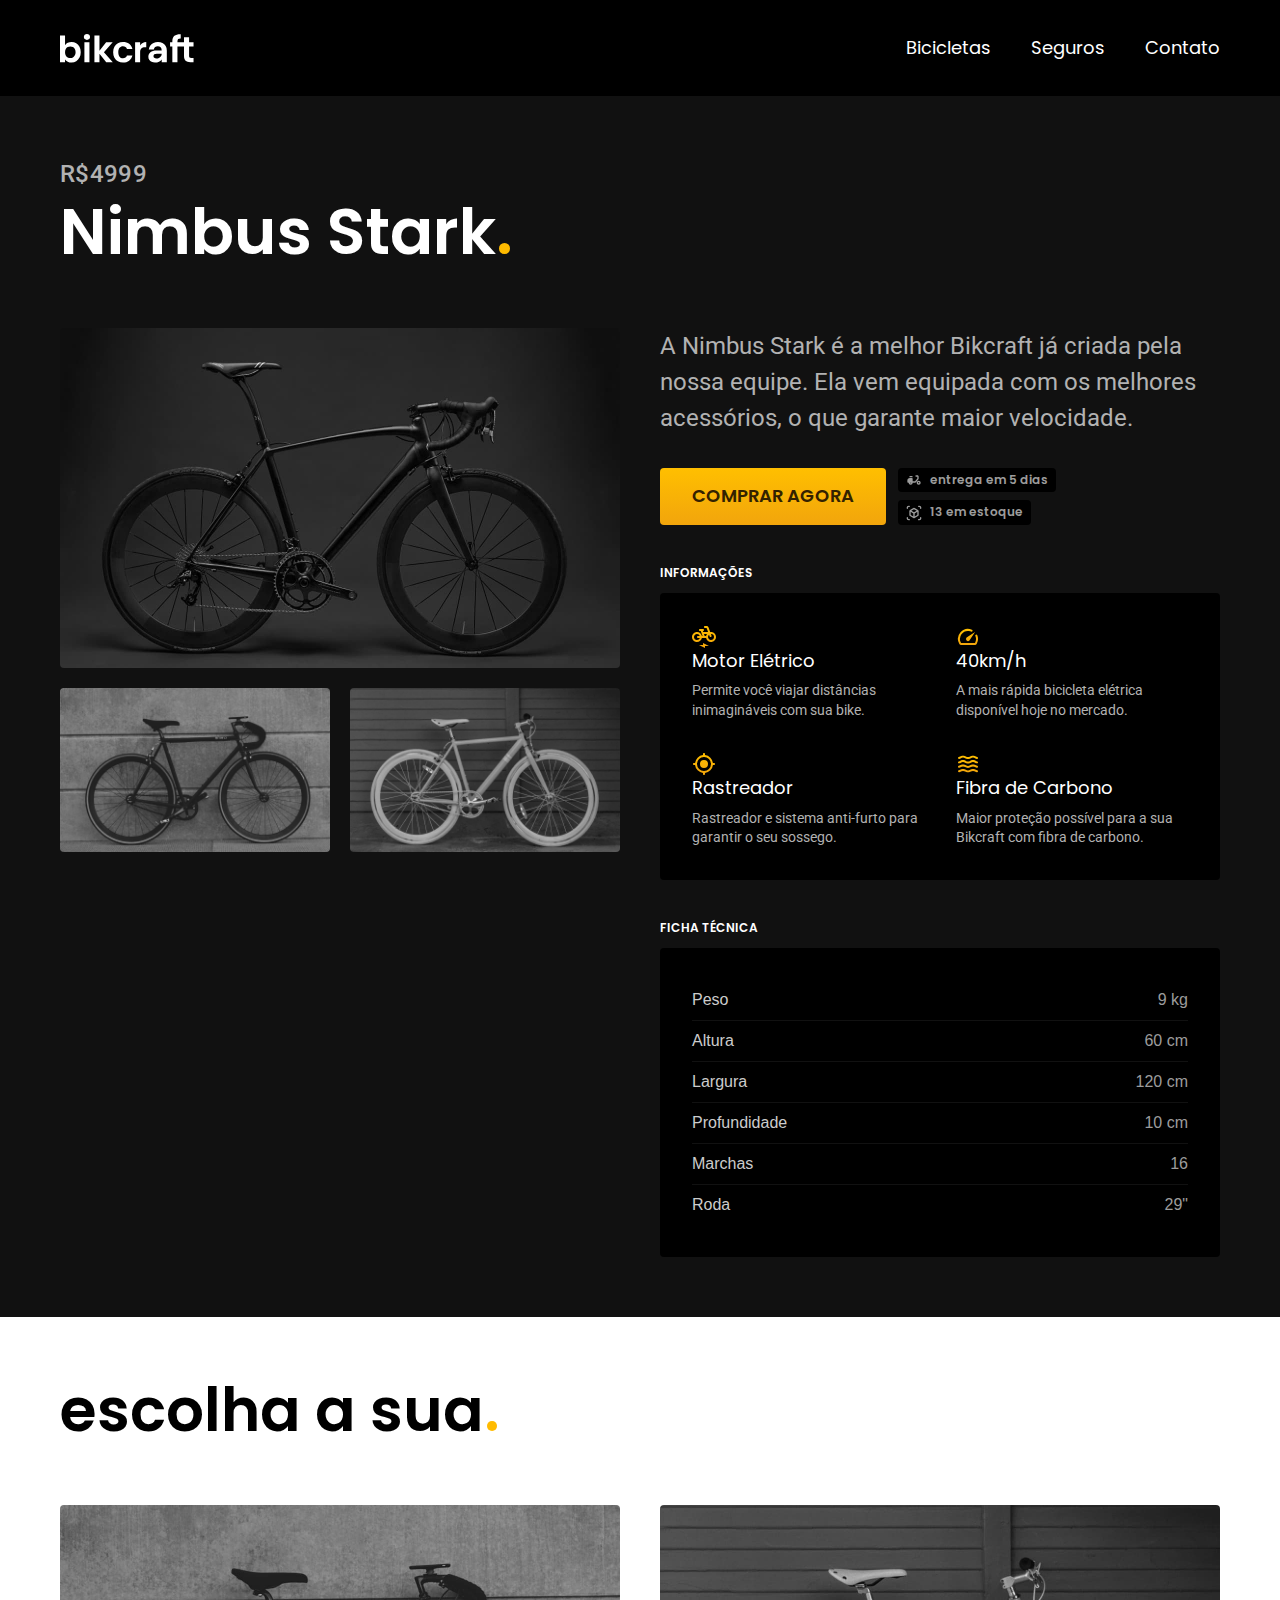
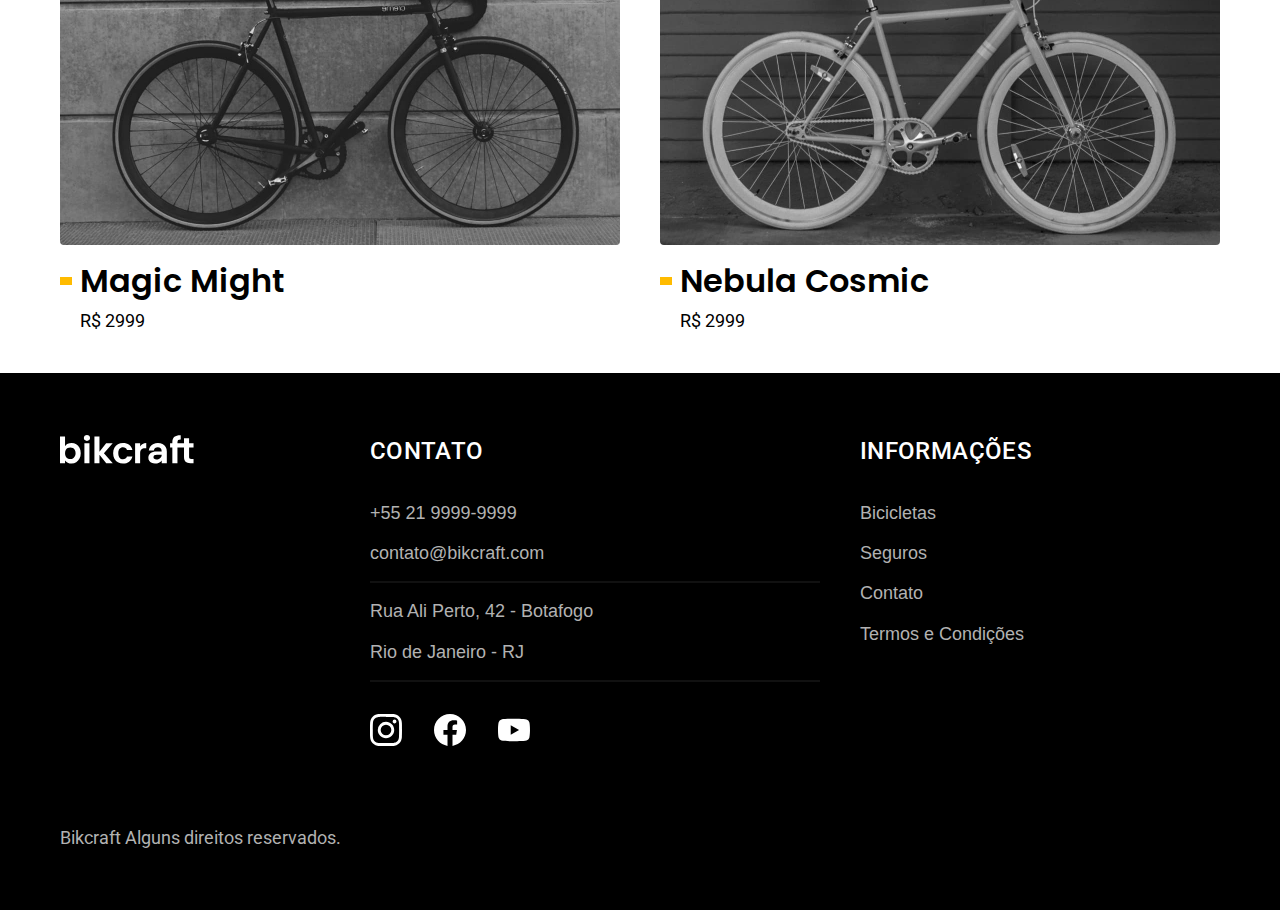
<file: bicicletas/nimbus.html>
<!DOCTYPE html>
<html lang="pt-br">

<head>
    <meta charset="UTF-8">
    <meta http-equiv="X-UA-Compatible" content="IE=edge">
    <meta name="viewport" content="width=device-width, initial-scale=1.0">
    <title>Nimbus Stark | Bikcraft</title>
    <meta name="description" content="Termos e condições.">
    <link rel="stylesheet" href="../css/style.css">
    <link rel="preconnect" href="https://fonts.googleapis.com">
    <link rel="preconnect" href="https://fonts.gstatic.com" crossorigin>
    <link href="https://fonts.googleapis.com/css2?family=Merriweather:ital,wght@1,900&family=Poppins:wght@400;600&family=Roboto:wght@400;500&display=swap" rel="stylesheet">
</head>

<body id="bicicleta">
    <header class="header">
        <div class="header-container container">
            <a href="../"><img src="../img/bikcraft.svg" alt="Bikcraft"></a>

            <nav aria-label="Primaria">
                <ul class="header-menu">
                    <li><a href="#" class="font-1-m cor-base-0">Bicicletas</a></li>
                    <li><a href="#" class="font-1-m cor-base-0">Seguros</a></li>
                    <li><a href="#" class="font-1-m cor-base-0">Contato</a></li>
                </ul>
            </nav>
        </div>
    </header>

    <main>
        <article>
            <section aria-label="Nimbus Stark" class="title">

                <div class="title-container container">
                    <p class="font-2-l-2 cor-base-5">R$4999</p>
                    <h1 class="font-1-xxl cor-base-0">Nimbus Stark<span class="ponto">.</span></h1>
                </div>

                <div class="bicicleta container">
                    <div class="bicicleta-imagens">
                        <img src="../img/bicicletas/nimbus.jpg" alt="">
                        <img src="../img/bicicletas/magic.jpg" alt="">
                        <img src="../img/bicicletas/nebula.jpg" alt="">
                    </div>

                    <div class="bicicleta-conteudo">
                        <p class="font-2-l cor-base-5">A Nimbus Stark é a melhor Bikcraft já criada pela nossa equipe. Ela vem equipada com os melhores acessórios, o que garante maior velocidade.</p>
                        <div class="comprar">
                            <a href="#" class="botao">Comprar agora</a>
                            <span class="font-1-xs cor-base-6"><img src="../img/icones/entrega.svg" alt="">entrega em 5 dias</span>
                            <span class="font-1-xs cor-base-6"><img src="../img/icones/estoque.svg" alt="">13 em estoque</span>
                        </div>

                        <h2 class="font-1-xs cor-base-0">Informações</h2>
                        <ul class="informacoes">
                            <li>
                                <img src="../img/icones/eletrica.svg" alt="">
                                <h3 class="font-1-m cor-base-0">Motor Elétrico</h3>
                                <p class="font-2-xs cor-base-5">Permite você viajar distâncias inimagináveis com sua bike.</p>
                            </li>
                            <li>
                                <img src="../img/icones/velocidade.svg" alt="">
                                <h3 class="font-1-m cor-base-0">40km/h</h3>
                                <p class="font-2-xs cor-base-5">A mais rápida bicicleta elétrica disponível hoje no mercado.</p>
                            </li>
                            <li>
                                <img src="../img/icones/rastreador.svg" alt="">
                                <h3 class="font-1-m cor-base-0">Rastreador</h3>
                                <p class="font-2-xs cor-base-5">Rastreador e sistema anti-furto para garantir o seu sossego.</p>
                            </li>
                            <li>
                                <img src="../img/icones/carbono.svg" alt="">
                                <h3 class="font-1-m cor-base-0">Fibra de Carbono</h3>
                                <p class="font-2-xs cor-base-5">Maior proteção possível para a sua Bikcraft com fibra de carbono.</p>
                            </li>
                        </ul>

                        <h2 class="font-1-xs cor-base-0">Ficha técnica</h2>
                        <ul class="ficha font-2-s cor-base-4">
                            <li>Peso<span class="cor-base-6">9 kg</span></li>
                            <li>Altura<span class="cor-base-6">60 cm</span></li>
                            <li>Largura<span class="cor-base-6">120 cm</span></li>
                            <li>Profundidade<span class="cor-base-6">10 cm</span></li>
                            <li>Marchas<span class="cor-base-6">16</span></li>
                            <li>Roda<span class="cor-base-6">29"</span></li>
                        </ul>
                    </div>
                </div>
            </section>

            <section aria-label="Outras Bicicletas" class="lista-bikes container">
                <h2 class="lista-bikes-title font-1-xxl">escolha a sua<span class="ponto">.</span></h2>

                <ul class="lista-bikes-items">
                    <li>
                        <a class="cor-base-12" href="#">
                            <img src="../img/bicicletas/magic.jpg" alt="">
                            <h3 class="font-1-xl">Magic Might</h3>
                            <span class="font-2-m">R$ 2999</span>
                        </a>
                    </li>

                    <li>
                        <a class="cor-base-12" href="#">
                            <img src="../img/bicicletas/nebula.jpg" alt="">
                            <h3 class="font-1-xl">Nebula Cosmic</h3>
                            <span class="font-2-m">R$ 2999</span>
                        </a>
                    </li>
                </ul>
            </section>
        </article>
    </main>

    <footer class="footer">
        <div class="footer-container container">
            <img src="../img/bikcraft.svg" alt="Bikcraft">

            <div class="footer-contato">
                <h3 class="font-2-l-2 cor-base-0">CONTATO</h3>
                <ul class="font-2-m cor-base-5"">
              <li><a href=" tel:552199999999">+55 21 9999-9999</a></li>
                    <li><a href="mailto:contato@bikcraft.com">contato@bikcraft.com</a></li>
                    <li>Rua Ali Perto, 42 - Botafogo</li>
                    <li>Rio de Janeiro - RJ</li>
                </ul>

                <div class="footer-redes">
                    <a href=""><img src="../img/redes/instagram.svg" alt="Instagram"></a>
                    <a href=""><img src="../img/redes/facebook.svg" alt="Facebook"></a>
                    <a href=""><img src="../img/redes/youtube.svg" alt="Youtube"></a>
                </div>
            </div>

            <div class="footer-info">
                <h3 class="font-2-l-2 cor-base-0">INFORMAÇÕES</h3>
                <nav aria-label="Secundaria">
                    <ul class="footer-menu font-1-m">
                        <li><a href="#">Bicicletas</a></li>
                        <li><a href="#">Seguros</a></li>
                        <li><a href="#">Contato</a></li>
                        <li><a href="../termos.html">Termos e Condições</a></li>
                    </ul>
                </nav>
            </div>

            <p class="font-2-m cor-base-5">Bikcraft Alguns direitos reservados.</p>

        </div>
    </footer>
</body>

</html>
</file>
<file: css/style.css>
@import url("./global/global.css");
@import url("./global/componentes.css");
@import url("./global/tipografia.css");
@import url("./global/cores.css");
@import url("./global/header.css");
@import url("./home/1-intro.css");
@import url("./home/2-lista-bikes.css");
@import url("./home/3-tecnologia.css");
@import url("./home/4-parceiros.css");
@import url("./home/5-depoimento.css");
@import url("./seguros/seguros.css");
@import url("./seguros/vantagens.css");
@import url("./seguros/perguntas.css");
@import url("./global/footer.css");
@import url("./termos/termos.css");
@import url("./bicicletas/bicicletas.css");
@import url("./bicicletas/bicicleta.css");
</file>
